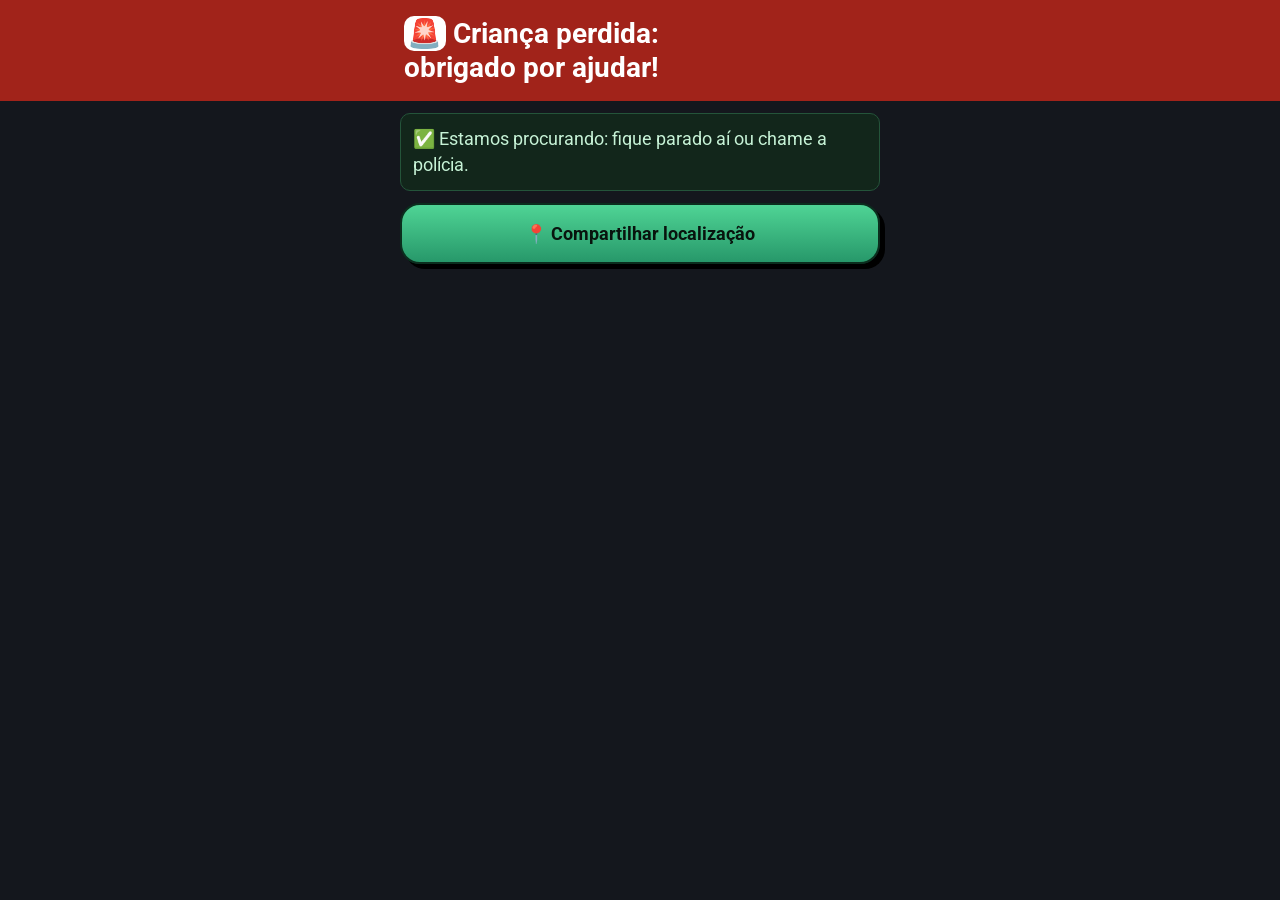
<file: docs/index.html>
<!doctype html>
<html lang="pt-BR">
<head>
<meta charset="utf-8">
<meta name="viewport" content="width=device-width, initial-scale=1, viewport-fit=cover">
<meta name="robots" content="noindex, nofollow">
<title>Achei uma criança</title>
<link rel="preconnect" href="https://fonts.googleapis.com">
<link rel="preconnect" href="https://fonts.gstatic.com" crossorigin>
<link rel="stylesheet" href="https://fonts.googleapis.com/css2?family=Roboto:wght@400;700&display=swap">
<link rel="stylesheet" href="estilo.css">
<style>
/* Página do QR: urgência (faixa vermelha) + tranquilidade (cartão verde) + um botão principal */
body { padding-top: 0; }
.banner {
  /* ocupa a largura toda da tela, mesmo dentro do main centralizado */
  width: 100vw; margin-left: calc(50% - 50vw);
  padding: max(16px, env(safe-area-inset-top)) max(20px, calc(50vw - 15rem + 4px)) 16px;
  background: var(--urgent-bg); color: var(--urgent-fg);
}
/* Selo branco: o emoji vermelho não some sobre a faixa vermelha */
.badge { display: inline-block; background: #fff; border-radius: 10px; padding: 0 .12em; line-height: 1.25; }
.calm {
  background: var(--calm-bg); color: var(--calm-fg); border: 1px solid var(--calm-line);
  border-radius: 10px; padding: var(--space);
}
.calm.support { color: var(--calm-fg); }
.call { display: flex; flex-direction: column; gap: var(--space); }
.sep { border: 0; border-top: 1px solid var(--line); margin: 0; }
/* Status vazio não ocupa espaço */
.status:empty { display: none; }
</style>
</head>
<body>
<main>
  <header class="banner">
    <h1><span class="badge" aria-hidden="true">🚨</span> Criança perdida: obrigado por ajudar!</h1>
  </header>

  <p class="support calm">✅ Estamos procurando: fique parado aí ou chame a polícia.</p>

  <button id="btn-enviar" type="button" class="btn-primary">📍 Compartilhar localização</button>
  <p id="status" class="status" role="status" aria-live="polite"></p>
  <a id="link-wpp" class="btn" href="#" hidden>Abrir o WhatsApp de novo</a>

  <div id="ligar" class="call" hidden>
    <hr class="sep">
    <p class="body">Você também pode ligar para o responsável:</p>
    <a id="tel-link" class="btn btn-outline" href="#"></a>
  </div>
</main>

<script src="envio.js"></script>
<script>
const tel = FindLK.telefone();
if (tel) {
  const link = document.getElementById("tel-link");
  link.href = tel.link;
  link.textContent = "📞 Ligar para " + tel.exibir;
  document.getElementById("ligar").hidden = false;
}

const btn = document.getElementById("btn-enviar");
btn.addEventListener("click", () => {
  btn.disabled = true;
  FindLK.enviar("", (codigo, texto) => {
    document.getElementById("status").textContent = texto;
    if (codigo !== "buscando") {
      btn.disabled = false;
      setTimeout(() => {
        const link = document.getElementById("link-wpp");
        link.href = FindLK.ultimaUrl();
        link.hidden = false;
      }, 0);
    }
  });
});
</script>
</body>
</html>
</file>
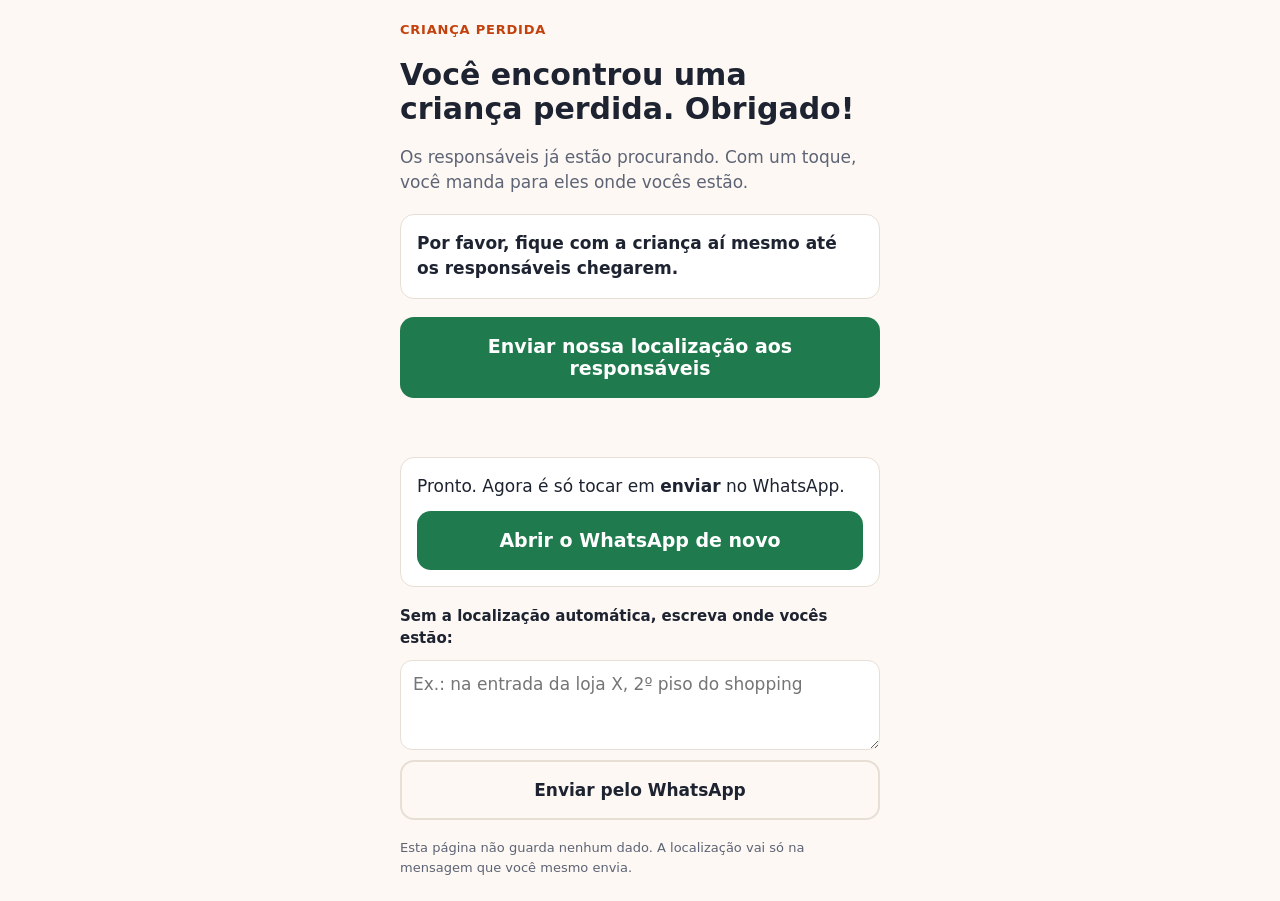
<file: pagina-achei/index.html>
<!doctype html>
<html lang="pt-BR">
<head>
<meta charset="utf-8">
<meta name="viewport" content="width=device-width, initial-scale=1, viewport-fit=cover">
<meta name="robots" content="noindex, nofollow">
<title>Achei uma criança</title>
<style>
/* Uma coluna, botão grande, nada de fontes externas: precisa abrir rápido
   em qualquer celular, até com sinal fraco. */
:root {
  --bg: #fdf8f3;
  --card: #ffffff;
  --fg: #1d2330;
  --muted: #5d6475;
  --accent: #1f7a4d;     /* verde: "está tudo bem, ele foi encontrado" */
  --accent-fg: #ffffff;
  --alert: #c2410c;
  --line: #e7dfd5;
  --font: system-ui, -apple-system, "Segoe UI", Roboto, sans-serif;
  color-scheme: light;
}
@media (prefers-color-scheme: dark) {
  :root {
    --bg: #14171d; --card: #1d2129; --fg: #eef0f4; --muted: #a3a9b6;
    --accent: #34b37a; --accent-fg: #08140e; --alert: #fb923c; --line: #2c313b;
    color-scheme: dark;
  }
}
* { box-sizing: border-box; }
html, body { margin: 0; }
body {
  background: var(--bg); color: var(--fg); font: 17px/1.5 var(--font);
  padding-block: max(20px, env(safe-area-inset-top)) max(24px, env(safe-area-inset-bottom));
  padding-left: max(16px, env(safe-area-inset-left));
  padding-right: max(16px, env(safe-area-inset-right));
}
main { max-width: 30rem; margin: 0 auto; display: flex; flex-direction: column; gap: 18px; }
.tag {
  align-self: flex-start; font-size: 13px; font-weight: 600; letter-spacing: .06em;
  text-transform: uppercase; color: var(--alert);
}
h1 { font-size: 30px; line-height: 1.15; margin: 0; text-wrap: balance; }
p { margin: 0; }
.lead { color: var(--muted); }
.ask {
  background: var(--card); border: 1px solid var(--line); border-radius: 14px;
  padding: 16px; font-weight: 600;
}
button, .btn {
  display: block; width: 100%; border: 0; border-radius: 14px; cursor: pointer;
  padding: 18px 16px; font: 700 19px/1.2 var(--font); text-align: center; text-decoration: none;
  background: var(--accent); color: var(--accent-fg);
}
button:disabled { opacity: .6; cursor: progress; }
button:focus-visible, .btn:focus-visible, textarea:focus-visible { outline: 3px solid var(--alert); outline-offset: 2px; }
.secondary { background: transparent; color: var(--fg); border: 2px solid var(--line); font-size: 17px; }
.status { font-size: 15px; color: var(--muted); min-height: 1.5em; }
.status.err { color: var(--alert); }
label { font-weight: 600; font-size: 15px; }
textarea {
  width: 100%; min-height: 90px; border-radius: 12px; border: 1px solid var(--line);
  background: var(--card); color: var(--fg); padding: 12px; font: 17px/1.4 var(--font);
}
.manual { display: flex; flex-direction: column; gap: 10px; }
.done { background: var(--card); border: 1px solid var(--line); border-radius: 14px; padding: 16px; display: flex; flex-direction: column; gap: 12px; }
.small { font-size: 13px; color: var(--muted); }
@media (prefers-reduced-motion: no-preference) { button, .btn { transition: transform .1s; } button:active, .btn:active { transform: scale(.98); } }
</style>
</head>
<body>
<main>
  <span class="tag">Criança perdida</span>
  <h1 id="titulo">Você encontrou uma criança perdida. Obrigado!</h1>
  <p class="lead">Os responsáveis já estão procurando. Com um toque, você manda para eles onde vocês estão.</p>
  <p class="ask">Por favor, fique com a criança aí mesmo até os responsáveis chegarem.</p>

  <button id="btn-local" type="button">Enviar nossa localização aos responsáveis</button>
  <p id="status" class="status" role="status" aria-live="polite"></p>

  <div id="pronto" class="done" hidden>
    <p>Pronto. Agora é só tocar em <strong>enviar</strong> no WhatsApp.</p>
    <a id="link-wpp" class="btn" href="#">Abrir o WhatsApp de novo</a>
  </div>

  <form id="form-manual" class="manual" hidden>
    <label for="onde">Sem a localização automática, escreva onde vocês estão:</label>
    <textarea id="onde" placeholder="Ex.: na entrada da loja X, 2º piso do shopping"></textarea>
    <button type="submit" class="secondary">Enviar pelo WhatsApp</button>
  </form>

  <p class="small">Esta página não guarda nenhum dado. A localização vai só na mensagem que você mesmo envia.</p>
</main>

<script>
/* ===== CONFIGURAÇÃO (pela URL do QR code) =====
   ?n=Nome da criança   (opcional; sem ele, a página fala "a criança")
   ?t=5531999998888     (WhatsApp do responsável: 55 + DDD + número; sem ele, o WhatsApp
                         deixa escolher o contato, bom para testar mandando para você mesmo)
   ?d=FindLK01          (identificação da tag, vai no fim da mensagem)
   Ex.: https://seu-site/achei/?n=Ana&t=5531999998888&d=FindLK01
   ============================================== */
const params = new URLSearchParams(location.search);
const NOME = (params.get("n") || "").replace(/[<>]/g, "").trim().slice(0, 30);
const TELEFONE = (params.get("t") || "").replace(/\D/g, "").slice(0, 15);
const dispositivo = (params.get("d") || "").replace(/[^A-Za-z0-9_-]/g, "").slice(0, 24);
const QUEM = NOME || "a criança";

if (NOME) {
  document.title = "Achei " + NOME;
  document.getElementById("titulo").textContent = "Você encontrou " + NOME + ". Obrigado!";
}

const btn = document.getElementById("btn-local");
const statusEl = document.getElementById("status");
const pronto = document.getElementById("pronto");
const linkWpp = document.getElementById("link-wpp");
const form = document.getElementById("form-manual");

function setStatus(msg, erro) {
  statusEl.textContent = msg;
  statusEl.classList.toggle("err", !!erro);
}

function urlWhatsApp(texto) {
  const base = TELEFONE ? "https://wa.me/" + TELEFONE : "https://wa.me/";
  return base + "?text=" + encodeURIComponent(texto);
}

function abrir(texto) {
  const url = urlWhatsApp(texto);
  linkWpp.href = url;
  pronto.hidden = false;
  location.href = url; // navegação, não pop-up: funciona mesmo depois da espera do GPS
}

function rodape() {
  return dispositivo ? "\n(dispositivo " + dispositivo + ")" : "";
}

btn.addEventListener("click", () => {
  if (!("geolocation" in navigator) || !window.isSecureContext) {
    setStatus("Este navegador não liberou a localização. Escreva abaixo onde vocês estão.", true);
    form.hidden = false;
    return;
  }
  btn.disabled = true;
  setStatus("Pegando a localização… se o celular perguntar, toque em Permitir.");
  navigator.geolocation.getCurrentPosition(
    (pos) => {
      const lat = pos.coords.latitude.toFixed(6);
      const lon = pos.coords.longitude.toFixed(6);
      const prec = Math.round(pos.coords.accuracy);
      const texto =
        "🚨 Encontrei " + QUEM + "! Estamos aqui:\n" +
        "https://maps.google.com/?q=" + lat + "," + lon +
        "\n(precisão de uns " + prec + " m)" + rodape();
      setStatus("Localização encontrada (precisão de uns " + prec + " m). Abrindo o WhatsApp…");
      btn.disabled = false;
      abrir(texto);
    },
    (err) => {
      btn.disabled = false;
      const msg = err.code === 1
        ? "A localização não foi permitida. Tudo bem: escreva abaixo onde vocês estão."
        : "Não consegui pegar a localização agora. Escreva abaixo onde vocês estão.";
      setStatus(msg, true);
      form.hidden = false;
      document.getElementById("onde").focus();
    },
    { enableHighAccuracy: true, timeout: 15000, maximumAge: 30000 }
  );
});

form.addEventListener("submit", (e) => {
  e.preventDefault();
  const onde = document.getElementById("onde").value.trim();
  const texto = "🚨 Encontrei " + QUEM + "!" +
    (onde ? " Estamos aqui: " + onde : " Me liga para combinarmos onde encontrar.") + rodape();
  abrir(texto);
});
</script>
</body>
</html>
</file>
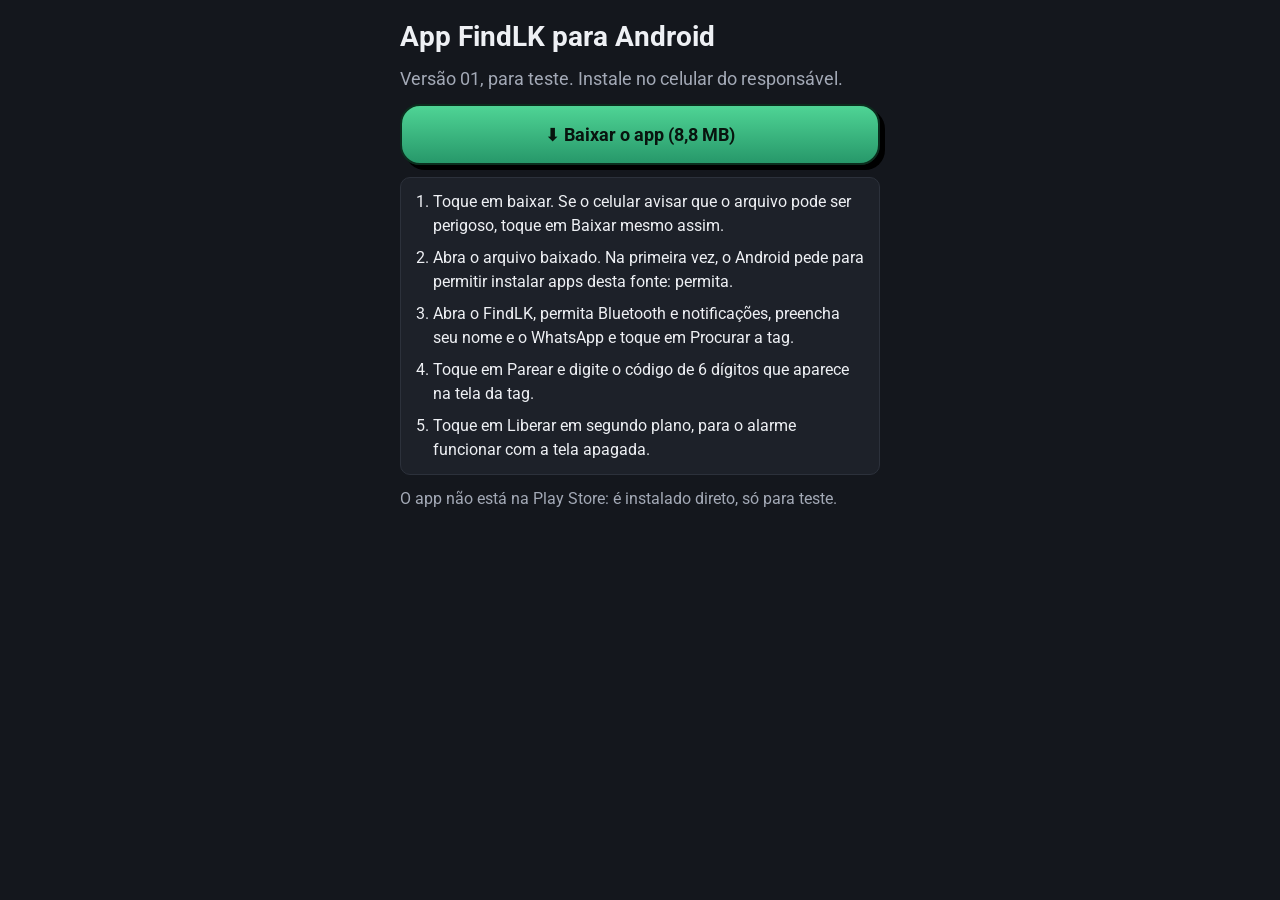
<file: docs/app/index.html>
<!doctype html>
<html lang="pt-BR">
<head>
<meta charset="utf-8">
<meta name="viewport" content="width=device-width, initial-scale=1, viewport-fit=cover">
<meta name="robots" content="noindex, nofollow">
<title>FindLK: instalar o app</title>
<link rel="preconnect" href="https://fonts.googleapis.com">
<link rel="preconnect" href="https://fonts.gstatic.com" crossorigin>
<link rel="stylesheet" href="https://fonts.googleapis.com/css2?family=Roboto:wght@400;700&display=swap">
<link rel="stylesheet" href="../estilo.css">
<style>
ol.body { padding-left: 20px; display: flex; flex-direction: column; gap: 8px; }
</style>
</head>
<body>
<main>
  <h1>App FindLK para Android</h1>
  <p class="support">Versão 01, para teste. Instale no celular do responsável.</p>

  <a class="btn btn-primary" href="FindLK-01.apk" download>⬇️ Baixar o app (8,8 MB)</a>

  <section class="card">
    <ol class="body">
      <li>Toque em baixar. Se o celular avisar que o arquivo pode ser perigoso, toque em Baixar mesmo assim.</li>
      <li>Abra o arquivo baixado. Na primeira vez, o Android pede para permitir instalar apps desta fonte: permita.</li>
      <li>Abra o FindLK, permita Bluetooth e notificações, preencha seu nome e o WhatsApp e toque em Procurar a tag.</li>
      <li>Toque em Parear e digite o código de 6 dígitos que aparece na tela da tag.</li>
      <li>Toque em Liberar em segundo plano, para o alarme funcionar com a tela apagada.</li>
    </ol>
  </section>

  <p class="body muted">O app não está na Play Store: é instalado direto, só para teste.</p>
</main>
</body>
</html>
</file>
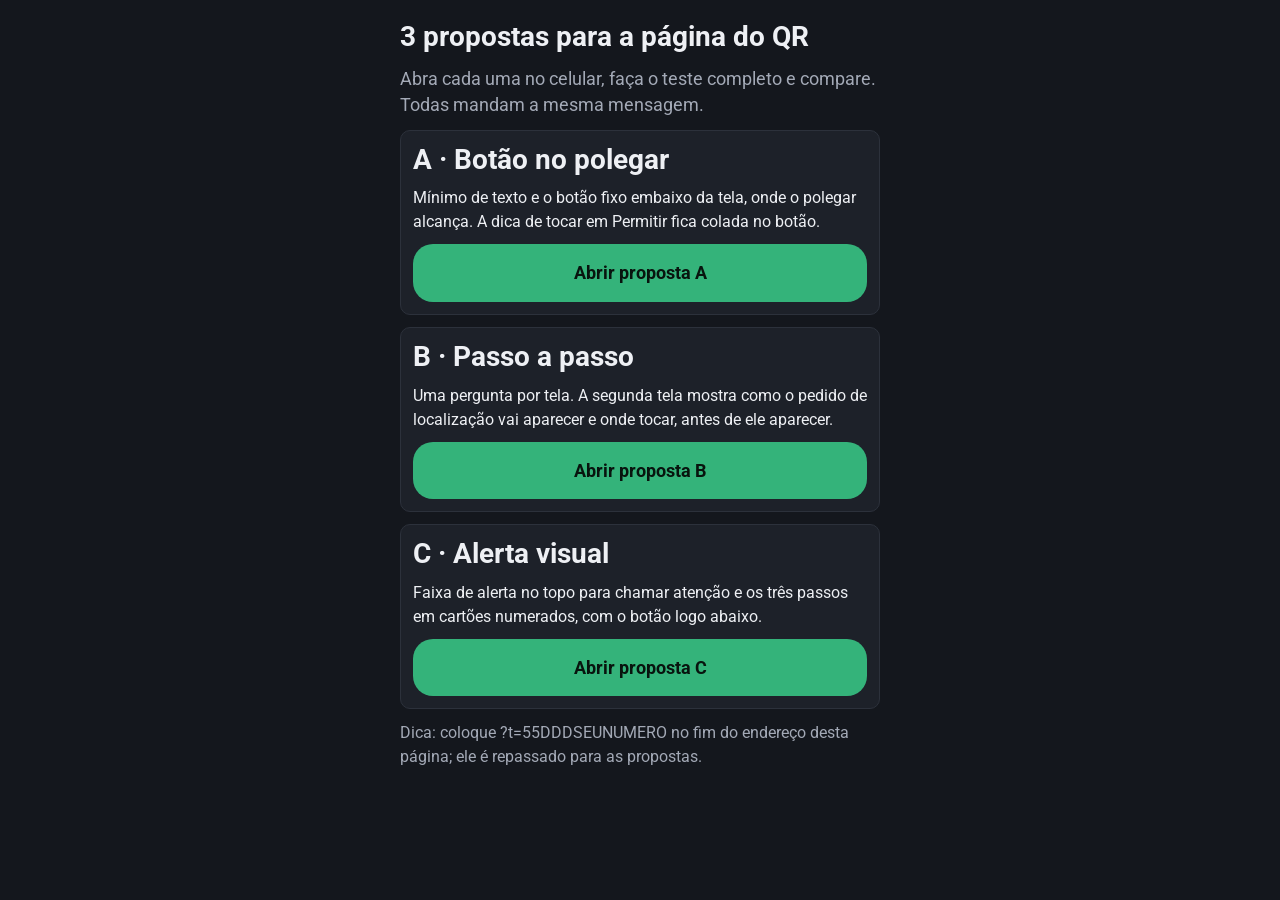
<file: docs/propostas/index.html>
<!doctype html>
<html lang="pt-BR">
<head>
<meta charset="utf-8">
<meta name="viewport" content="width=device-width, initial-scale=1, viewport-fit=cover">
<meta name="robots" content="noindex, nofollow">
<title>FindLK: propostas</title>
<link rel="preconnect" href="https://fonts.googleapis.com">
<link rel="preconnect" href="https://fonts.gstatic.com" crossorigin>
<link rel="stylesheet" href="https://fonts.googleapis.com/css2?family=Roboto:wght@400;700&display=swap">
<link rel="stylesheet" href="../estilo.css">
<style>
.card { display: flex; flex-direction: column; gap: 10px; }
</style>
</head>
<body>
<main>
  <h1>3 propostas para a página do QR</h1>
  <p class="support">Abra cada uma no celular, faça o teste completo e compare. Todas mandam a mesma mensagem.</p>

  <section class="card">
    <p class="title">A · Botão no polegar</p>
    <p class="body">Mínimo de texto e o botão fixo embaixo da tela, onde o polegar alcança. A dica de tocar em Permitir fica colada no botão.</p>
    <a class="btn" data-href="a.html" href="a.html">Abrir proposta A</a>
  </section>

  <section class="card">
    <p class="title">B · Passo a passo</p>
    <p class="body">Uma pergunta por tela. A segunda tela mostra como o pedido de localização vai aparecer e onde tocar, antes de ele aparecer.</p>
    <a class="btn" data-href="b.html" href="b.html">Abrir proposta B</a>
  </section>

  <section class="card">
    <p class="title">C · Alerta visual</p>
    <p class="body">Faixa de alerta no topo para chamar atenção e os três passos em cartões numerados, com o botão logo abaixo.</p>
    <a class="btn" data-href="c.html" href="c.html">Abrir proposta C</a>
  </section>

  <p class="body muted">Dica: coloque ?t=55DDDSEUNUMERO no fim do endereço desta página; ele é repassado para as propostas.</p>
</main>
<script>
// Repassa ?t=... para as propostas
document.querySelectorAll("a[data-href]").forEach((a) => { a.href = a.dataset.href + location.search; });
</script>
</body>
</html>
</file>
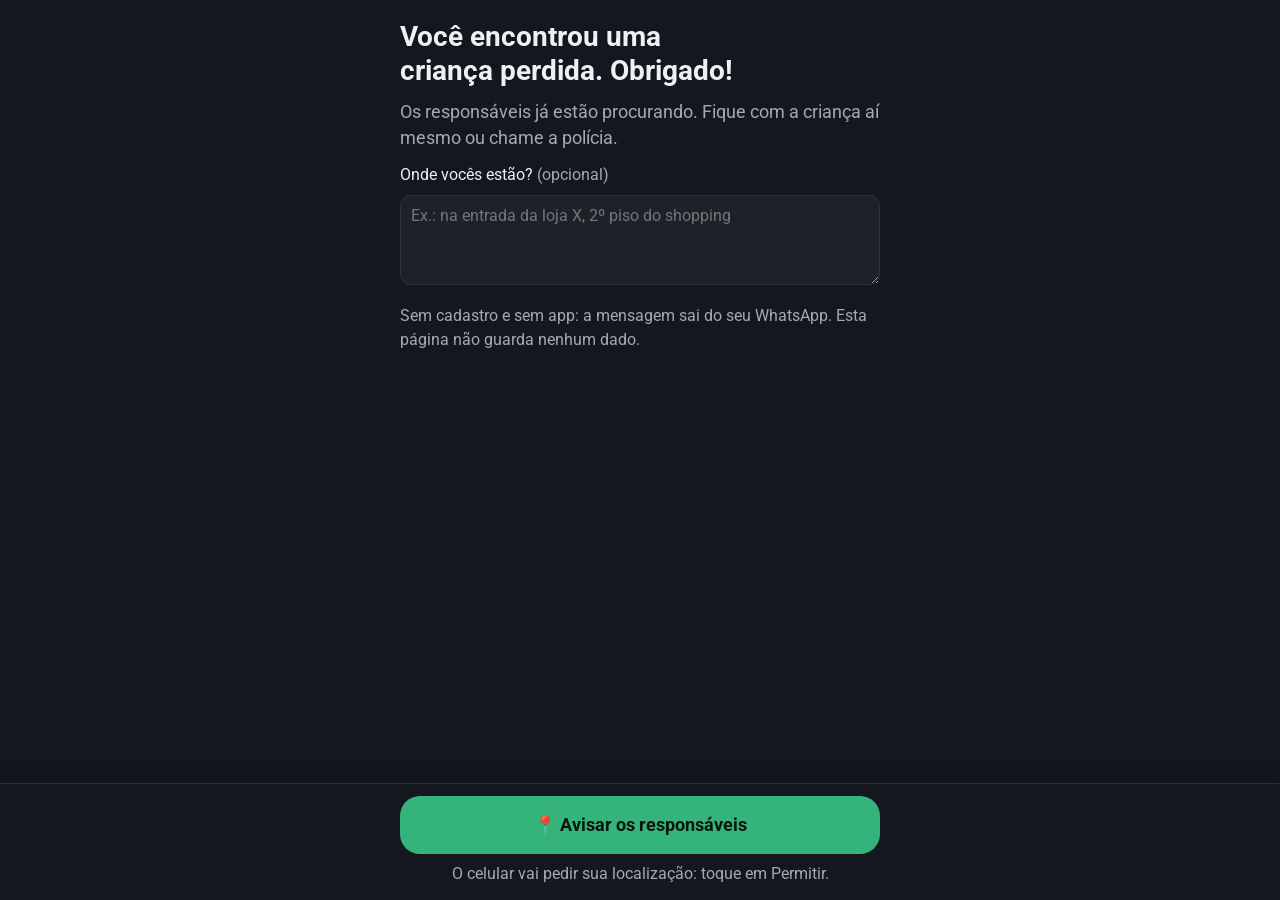
<file: docs/propostas/a.html>
<!doctype html>
<html lang="pt-BR">
<head>
<meta charset="utf-8">
<meta name="viewport" content="width=device-width, initial-scale=1, viewport-fit=cover">
<meta name="robots" content="noindex, nofollow">
<title>Achei uma criança</title>
<link rel="preconnect" href="https://fonts.googleapis.com">
<link rel="preconnect" href="https://fonts.gstatic.com" crossorigin>
<link rel="stylesheet" href="https://fonts.googleapis.com/css2?family=Roboto:wght@400;700&display=swap">
<link rel="stylesheet" href="../estilo.css">
<style>
/* Proposta A: botão fixo na zona do polegar, mínimo de texto acima dele */
body { padding-bottom: 170px; }
.cta-bar {
  position: fixed; left: 0; right: 0; bottom: 0;
  padding: 12px max(16px, env(safe-area-inset-right)) max(14px, env(safe-area-inset-bottom)) max(16px, env(safe-area-inset-left));
  background: var(--bg); border-top: 1px solid var(--line);
  box-shadow: 0 -6px 18px rgba(0, 0, 0, .12);
}
.cta-bar > * { max-width: 30rem; margin-inline: auto; }
.cta-bar .body { text-align: center; margin-top: 8px; }
label { display: block; margin-bottom: 8px; }
</style>
</head>
<body>
<main>
  <h1>Você encontrou uma criança perdida. Obrigado!</h1>
  <p class="support">Os responsáveis já estão procurando. Fique com a criança aí mesmo ou chame a polícia.</p>

  <div>
    <label for="onde">Onde vocês estão? <span class="muted">(opcional)</span></label>
    <textarea id="onde" placeholder="Ex.: na entrada da loja X, 2º piso do shopping"></textarea>
  </div>

  <p class="body muted">Sem cadastro e sem app: a mensagem sai do seu WhatsApp. Esta página não guarda nenhum dado.</p>
  <p id="status" class="status" role="status" aria-live="polite"></p>
  <p id="pronto" class="body" hidden><a id="link-wpp" href="#">O WhatsApp não abriu? Toque aqui.</a></p>
</main>

<div class="cta-bar">
  <button id="btn-enviar" type="button">📍 Avisar os responsáveis</button>
  <p class="body muted">O celular vai pedir sua localização: toque em Permitir.</p>
</div>

<script src="../envio.js"></script>
<script>
const btn = document.getElementById("btn-enviar");
btn.addEventListener("click", () => {
  btn.disabled = true;
  FindLK.enviar(document.getElementById("onde").value, (codigo, texto) => {
    document.getElementById("status").textContent = texto;
    if (codigo !== "buscando") {
      btn.disabled = false;
      setTimeout(() => {
        document.getElementById("link-wpp").href = FindLK.ultimaUrl();
        document.getElementById("pronto").hidden = false;
      }, 0);
    }
  });
});
</script>
</body>
</html>
</file>
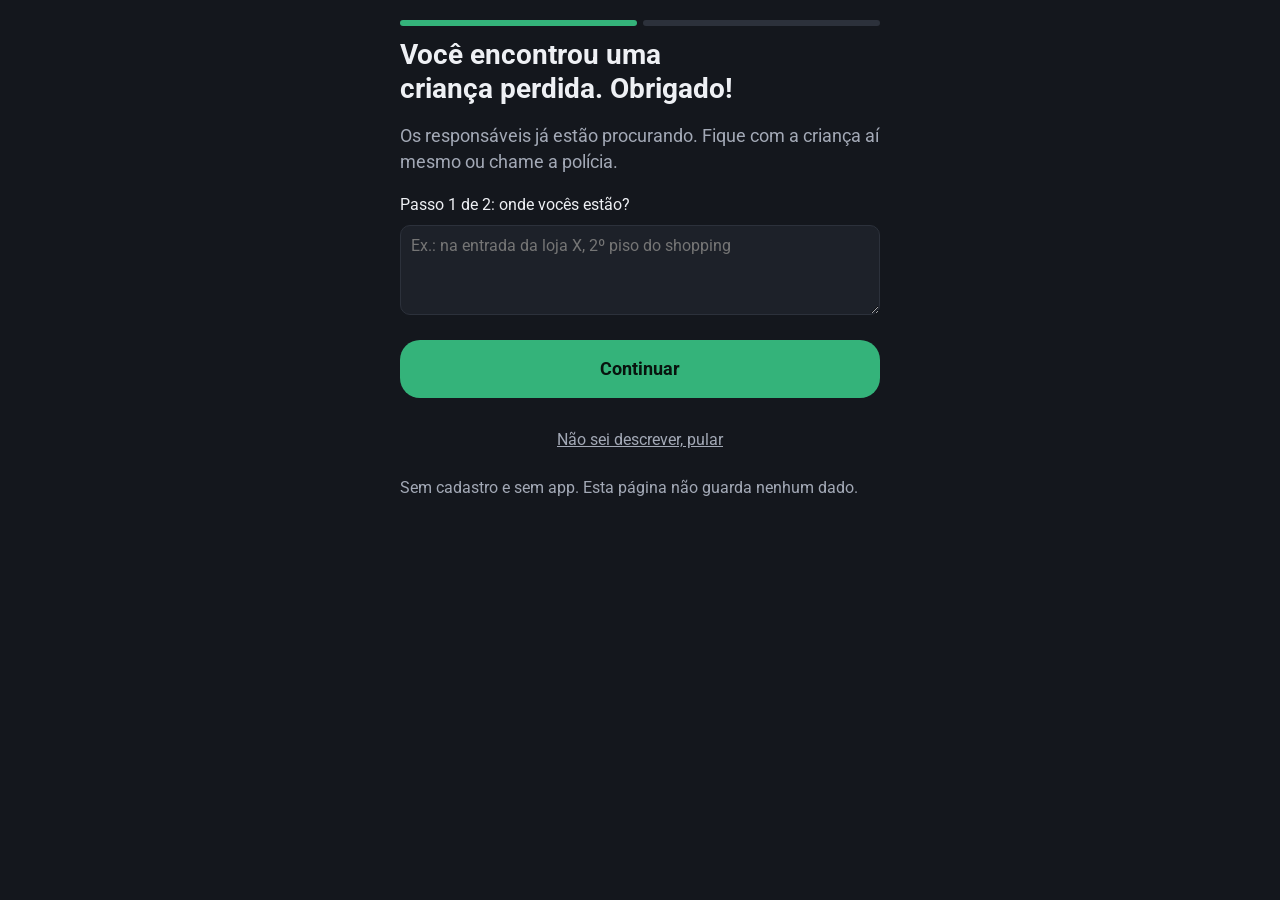
<file: docs/propostas/b.html>
<!doctype html>
<html lang="pt-BR">
<head>
<meta charset="utf-8">
<meta name="viewport" content="width=device-width, initial-scale=1, viewport-fit=cover">
<meta name="robots" content="noindex, nofollow">
<title>Achei uma criança</title>
<link rel="preconnect" href="https://fonts.googleapis.com">
<link rel="preconnect" href="https://fonts.gstatic.com" crossorigin>
<link rel="stylesheet" href="https://fonts.googleapis.com/css2?family=Roboto:wght@400;700&display=swap">
<link rel="stylesheet" href="../estilo.css">
<style>
/* Proposta B: uma pergunta por tela e preparo para o pedido de localização */
.progress { display: flex; gap: 6px; }
.progress span { flex: 1; height: 6px; border-radius: 3px; background: var(--line); }
.progress span.on { background: var(--accent); }
.screen { display: flex; flex-direction: column; gap: 18px; }
label { display: block; margin-bottom: 8px; }
.skip { background: none; color: var(--muted); min-height: 48px; padding: 12px; font: var(--text-body); text-decoration: underline; }

/* Imitação do pedido de permissão do celular, com "Permitir" destacado */
.prompt { background: var(--card); border: 1px solid var(--line); border-radius: 18px; padding: 18px; display: flex; flex-direction: column; gap: 14px; box-shadow: 0 8px 24px rgba(0, 0, 0, .12); }
.prompt-actions { display: flex; flex-direction: column; gap: 8px; }
.prompt-actions span { display: block; text-align: center; padding: 12px; border-radius: 10px; border: 1px solid var(--line); }
.prompt-actions .allow { border: 3px solid var(--accent); color: var(--accent); font: var(--text-cta); position: relative; }
.prompt-actions .allow::after { content: "👈 toque aqui"; position: absolute; right: 10px; top: 50%; transform: translateY(-50%); font: var(--text-body); }
</style>
</head>
<body>
<main>
  <div class="progress" aria-hidden="true"><span id="p1" class="on"></span><span id="p2"></span></div>

  <section id="tela1" class="screen">
    <h1>Você encontrou uma criança perdida. Obrigado!</h1>
    <p class="support">Os responsáveis já estão procurando. Fique com a criança aí mesmo ou chame a polícia.</p>
    <div>
      <label for="onde">Passo 1 de 2: onde vocês estão?</label>
      <textarea id="onde" placeholder="Ex.: na entrada da loja X, 2º piso do shopping"></textarea>
    </div>
    <button id="btn-continuar" type="button">Continuar</button>
    <button id="btn-pular" type="button" class="skip">Não sei descrever, pular</button>
  </section>

  <section id="tela2" class="screen" hidden>
    <h1>Agora vamos mandar a localização</h1>
    <p class="support">Passo 2 de 2: com ela, os responsáveis chegam direto até vocês.</p>
    <div class="prompt" aria-hidden="true">
      <p class="body">O celular vai perguntar assim:</p>
      <p class="body"><span id="site"></span> quer usar sua localização</p>
      <div class="prompt-actions">
        <span class="body">Não permitir</span>
        <span class="allow">Permitir</span>
      </div>
    </div>
    <button id="btn-enviar" type="button">📍 Entendi, enviar pelo WhatsApp</button>
  </section>

  <section id="tela3" class="screen" hidden>
    <h1>Abrindo o WhatsApp…</h1>
    <p class="support">A mensagem já está pronta. É só tocar em enviar.</p>
    <p id="status" class="status" role="status" aria-live="polite"></p>
    <a id="link-wpp" class="btn" href="#" hidden>Abrir o WhatsApp de novo</a>
  </section>

  <p class="body muted">Sem cadastro e sem app. Esta página não guarda nenhum dado.</p>
</main>

<script src="../envio.js"></script>
<script>
const telas = [1, 2, 3].map((n) => document.getElementById("tela" + n));
function mostrar(n) {
  telas.forEach((t, i) => { t.hidden = i !== n - 1; });
  [1, 2].forEach((i) => document.getElementById("p" + i).classList.toggle("on", i <= n));
  window.scrollTo(0, 0);
}
document.getElementById("site").textContent = location.hostname || "Este site";
document.getElementById("btn-continuar").addEventListener("click", () => mostrar(2));
document.getElementById("btn-pular").addEventListener("click", () => {
  document.getElementById("onde").value = "";
  mostrar(2);
});
document.getElementById("btn-enviar").addEventListener("click", () => {
  mostrar(3);
  FindLK.enviar(document.getElementById("onde").value, (codigo, texto) => {
    document.getElementById("status").textContent = texto;
    if (codigo !== "buscando") {
      setTimeout(() => {
        const link = document.getElementById("link-wpp");
        link.href = FindLK.ultimaUrl();
        link.hidden = false;
      }, 0);
    }
  });
});
</script>
</body>
</html>
</file>
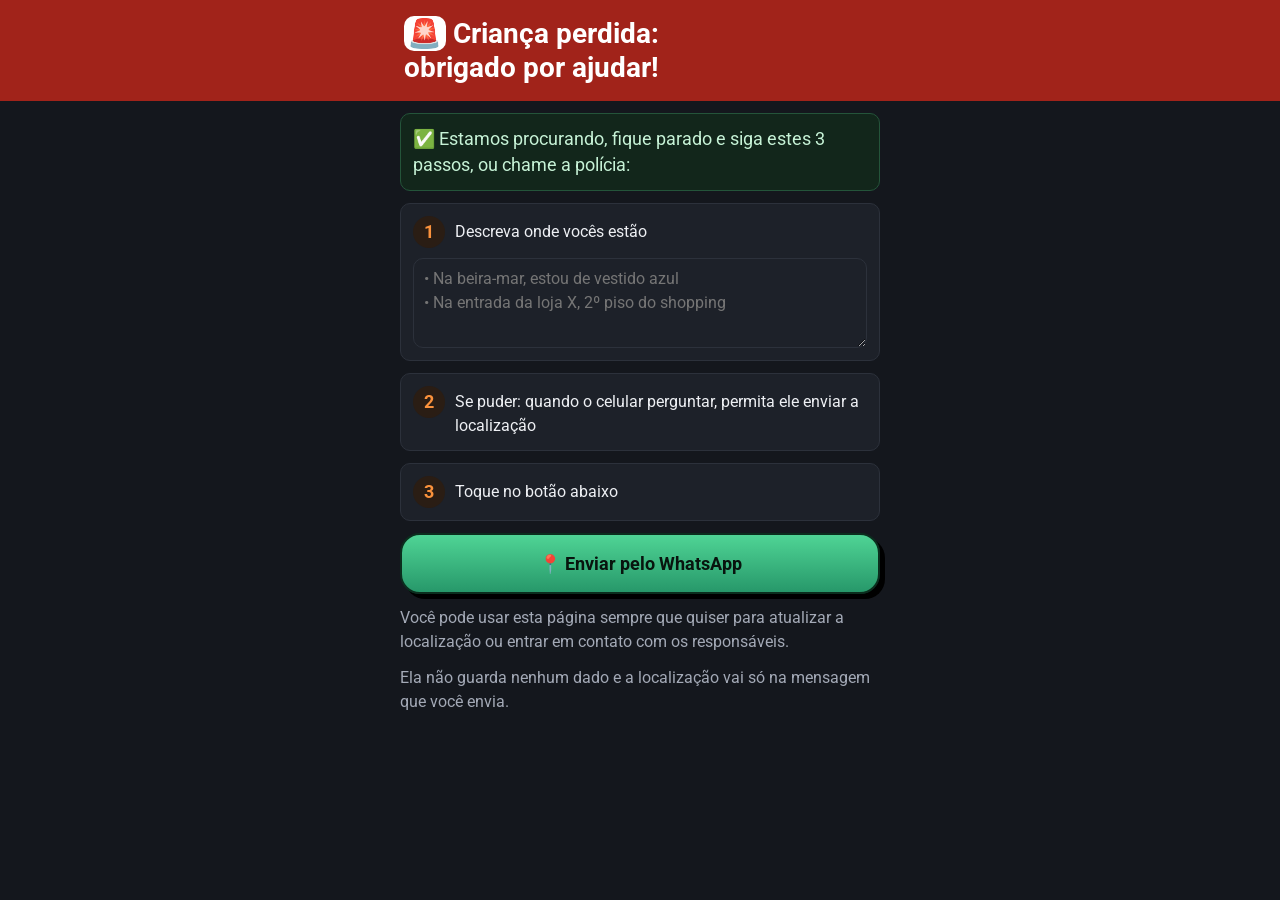
<file: docs/propostas/c.html>
<!doctype html>
<html lang="pt-BR">
<head>
<meta charset="utf-8">
<meta name="viewport" content="width=device-width, initial-scale=1, viewport-fit=cover">
<meta name="robots" content="noindex, nofollow">
<title>Achei uma criança</title>
<link rel="preconnect" href="https://fonts.googleapis.com">
<link rel="preconnect" href="https://fonts.gstatic.com" crossorigin>
<link rel="stylesheet" href="https://fonts.googleapis.com/css2?family=Roboto:wght@400;700&display=swap">
<link rel="stylesheet" href="../estilo.css">
<style>
/* Proposta C: urgência (faixa vermelha) + tranquilidade (cartão verde) + passos numerados */
body { padding-top: 0; }
.banner {
  /* ocupa a largura toda da tela, mesmo dentro do main centralizado */
  width: 100vw; margin-left: calc(50% - 50vw);
  padding: max(16px, env(safe-area-inset-top)) max(20px, calc(50vw - 15rem + 4px)) 16px;
  background: var(--urgent-bg); color: var(--urgent-fg);
}
/* Selo branco: o emoji vermelho não some sobre a faixa vermelha */
.badge { display: inline-block; background: #fff; border-radius: 10px; padding: 0 .12em; line-height: 1.25; }
.calm {
  background: var(--calm-bg); color: var(--calm-fg); border: 1px solid var(--calm-line);
  border-radius: 10px; padding: var(--space);
}
.calm.support { color: var(--calm-fg); }
.steps { display: flex; flex-direction: column; gap: var(--space); list-style: none; padding: 0; }
.step { display: grid; grid-template-columns: 32px 1fr; gap: 10px; align-items: start; }
.num {
  width: 32px; height: 32px; border-radius: 50%; display: grid; place-items: center;
  background: var(--alert-bg); color: var(--alert); font: var(--text-cta);
}
.step label { display: block; padding-top: 4px; }
/* Passo 1: o campo ocupa a largura toda do cartão, para os exemplos caberem */
.step-wide textarea { grid-column: 1 / -1; }
.step p { padding-top: 4px; }
.call { display: flex; flex-direction: column; gap: var(--space); }
.sep { border: 0; border-top: 1px solid var(--line); margin: 0 0 var(--space); }
/* Status vazio não ocupa espaço: a linha fica no meio entre o botão e o cartão de ligar */
.status:empty { display: none; }
.footer { display: flex; flex-direction: column; gap: var(--space); }
</style>
</head>
<body>
<main>
  <header class="banner">
    <h1><span class="badge" aria-hidden="true">🚨</span> Criança perdida: obrigado por ajudar!</h1>
  </header>

  <p class="support calm">✅ Estamos procurando, fique parado e siga estes 3 passos, ou chame a polícia:</p>

  <ol class="steps">
    <li class="card step step-wide">
      <span class="num" aria-hidden="true">1</span>
      <label for="onde">Descreva onde vocês estão</label>
      <textarea id="onde" rows="3" placeholder="• Na beira-mar, estou de vestido azul&#10;• Na entrada da loja X, 2º piso do shopping"></textarea>
    </li>
    <li class="card step">
      <span class="num" aria-hidden="true">2</span>
      <p class="body">Se puder: quando o celular perguntar, permita ele enviar a localização</p>
    </li>
    <li class="card step">
      <span class="num" aria-hidden="true">3</span>
      <p class="body">Toque no botão abaixo</p>
    </li>
  </ol>

  <button id="btn-enviar" type="button" class="btn-primary">📍 Enviar pelo WhatsApp</button>
  <p id="status" class="status" role="status" aria-live="polite"></p>
  <a id="link-wpp" class="btn" href="#" hidden>Abrir o WhatsApp de novo</a>

  <div id="ligar" hidden>
    <hr class="sep">
    <section class="card call">
      <p class="body">Você também pode ligar para o responsável:</p>
      <a id="tel-link" class="btn btn-outline" href="#"></a>
    </section>
  </div>

  <div class="footer">
    <p class="body muted">Você pode usar esta página sempre que quiser para atualizar a localização ou entrar em contato com os responsáveis.</p>
    <p class="body muted">Ela não guarda nenhum dado e a localização vai só na mensagem que você envia.</p>
  </div>
</main>

<script src="../envio.js"></script>
<script>
const tel = FindLK.telefone();
if (tel) {
  const link = document.getElementById("tel-link");
  link.href = tel.link;
  link.textContent = "📞 Ligar para " + tel.exibir;
  document.getElementById("ligar").hidden = false;
}

// O campo tem no mínimo 3 linhas, mostra os exemplos inteiros mesmo em celular estreito
// e cresce conforme a pessoa escreve
const onde = document.getElementById("onde");
function ajustarAltura() {
  const texto = onde.value;
  onde.style.height = "auto";
  if (!texto) {
    onde.value = onde.placeholder; // mede a altura que os exemplos precisam
  }
  const altura = onde.scrollHeight + 2; // + borda
  onde.value = texto;
  onde.style.height = altura + "px";
}
onde.addEventListener("input", ajustarAltura);
window.addEventListener("resize", ajustarAltura);
ajustarAltura();

const btn = document.getElementById("btn-enviar");
btn.addEventListener("click", () => {
  btn.disabled = true;
  FindLK.enviar(document.getElementById("onde").value, (codigo, texto) => {
    document.getElementById("status").textContent = texto;
    if (codigo !== "buscando") {
      btn.disabled = false;
      setTimeout(() => {
        const link = document.getElementById("link-wpp");
        link.href = FindLK.ultimaUrl();
        link.hidden = false;
      }, 0);
    }
  });
});
</script>
</body>
</html>
</file>
<file: docs/estilo.css>
/* Base comum: Roboto e só quatro estilos de texto (título, apoio, explicação, call to action).
   Sempre no tema escuro, independente da configuração do celular. */
:root {
  --bg: #14171d;
  --card: #1d2129;
  --fg: #eef0f4;
  --muted: #a3a9b6;
  --accent: #34b37a;     /* verde: "está tudo bem, ela foi encontrada" */
  --accent-fg: #08140e;
  --alert: #fb923c;
  --alert-bg: #2a1d14;
  --line: #2c313b;
  --urgent-bg: #a1231a;  /* faixa de urgência: branco sobre ele passa de 6:1 */
  --urgent-fg: #ffffff;
  --calm-bg: #12261b;    /* cartão de tranquilidade */
  --calm-fg: #c6f2d6;
  --calm-line: #24543a;
  --cta-border: #0b2e1e; /* verde escuro */
  --cta-shadow: #000000;
  --cta-top: #4fd495;    /* degradê do botão principal */
  --cta-bottom: #27986a;
  --family: Roboto, system-ui, -apple-system, "Segoe UI", sans-serif;
  --text-title: 700 28px/1.2 var(--family);
  --text-support: 400 18px/1.45 var(--family);
  --text-body: 400 16px/1.5 var(--family);
  --text-cta: 700 18px/1.2 var(--family);
  --space: 12px;          /* espaço vertical único entre todos os blocos */
  color-scheme: dark;
}
* { box-sizing: border-box; }
[hidden] { display: none !important; } /* display:flex das caixas anularia o hidden */
html, body { margin: 0; }
body {
  background: var(--bg); color: var(--fg); font: var(--text-body);
  padding-block: max(20px, env(safe-area-inset-top)) max(24px, env(safe-area-inset-bottom));
  padding-left: max(16px, env(safe-area-inset-left));
  padding-right: max(16px, env(safe-area-inset-right));
}
main { max-width: 30rem; margin: 0 auto; display: flex; flex-direction: column; gap: var(--space); }
p, ul, ol { margin: 0; }

/* 1. Título */
h1, .title { font: var(--text-title); margin: 0; text-wrap: balance; }
/* 2. Texto de apoio */
.support { font: var(--text-support); color: var(--muted); }
/* 3. Texto da explicação */
.body, label, textarea, .status { font: var(--text-body); }
.muted, .status { color: var(--muted); }
/* 4. Call to action */
button, .btn, .cta {
  font: var(--text-cta);
}
button, .btn {
  display: block; width: 100%; min-height: 56px; border: 0; border-radius: 20px; cursor: pointer;
  padding: 18px 16px; text-align: center; text-decoration: none;
  background: var(--accent); color: var(--accent-fg);
}
button:disabled { opacity: .6; cursor: progress; }
/* Ação principal: borda escura e sombra a 45° (deslocamento igual em x e y); ao tocar, "afunda" */
.btn-primary {
  border: 2px solid var(--cta-border);
  box-shadow: 5px 5px 0 var(--cta-shadow);
  /* degradê sutil no mesmo verde: luz vindo de cima */
  background: linear-gradient(180deg, var(--cta-top) 0%, var(--cta-bottom) 100%);
}
.btn-primary:active { transform: translate(3px, 3px); box-shadow: 2px 2px 0 var(--cta-shadow); }
/* Ação secundária: mesmo estilo de texto, mas com contorno para não competir com a principal */
.btn-outline { background: transparent; color: var(--accent); border: 2px solid var(--accent); }
button:focus-visible, .btn:focus-visible, textarea:focus-visible, a:focus-visible { outline: 3px solid var(--alert); outline-offset: 2px; }
@media (prefers-reduced-motion: no-preference) { button, .btn { transition: transform .1s; } button:active, .btn:active { transform: scale(.98); } }

textarea {
  /* altura de 3 linhas (16px × 1,5) + espaçamento interno + borda */
  width: 100%; min-height: calc(3 * 1.5em + 18px); resize: vertical; border-radius: 10px; border: 1px solid var(--line);
  background: var(--card); color: var(--fg); padding: 8px 10px;
}
.card { background: var(--card); border: 1px solid var(--line); border-radius: 10px; padding: var(--space); }
.status { min-height: 1.5em; }
html { overflow-x: hidden; } /* faixas de largura total (100vw) não criam rolagem lateral */
</file>
